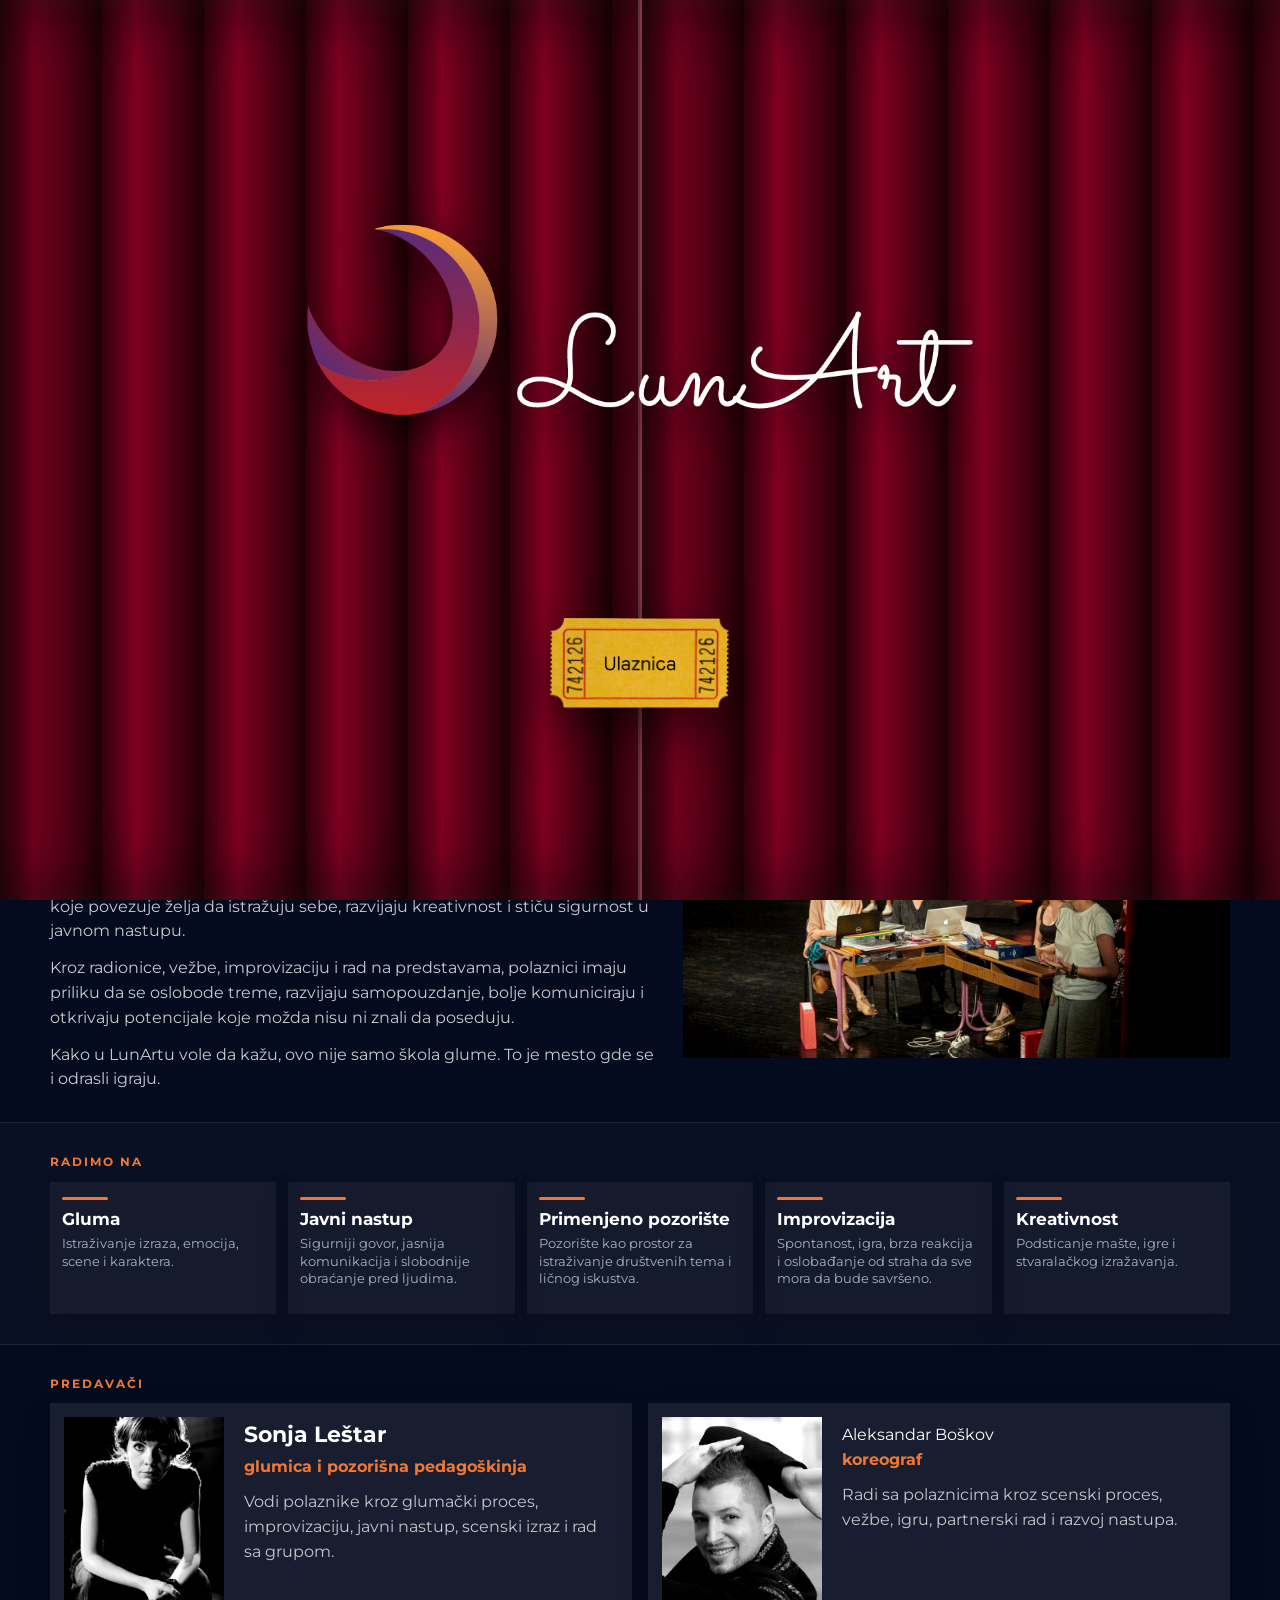
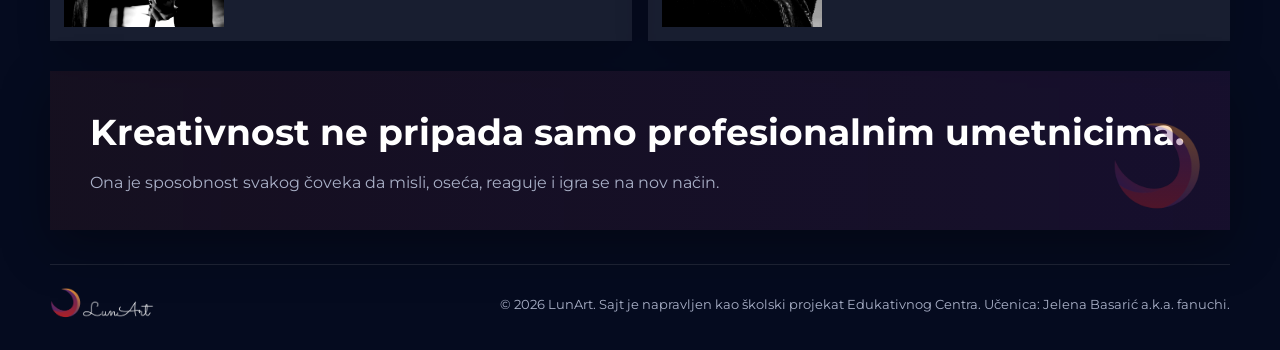
<file: index.html>
<!DOCTYPE html>
<html lang="sr">
<head>
  <meta charset="UTF-8">
  <meta name="viewport" content="width=device-width, initial-scale=1.0">
  <title>LunArt | Škola glume za odrasle</title>
  <meta name="description" content="LunArt je škola kreativnosti, javnog nastupa i glume za odrasle u Novom Sadu.">

  <script>
  (function () {
    var navEntries = performance.getEntriesByType
      ? performance.getEntriesByType("navigation")
      : [];

    var navEntry = navEntries.length > 0 ? navEntries[0] : null;
    var isReload = navEntry && navEntry.type === "reload";

    if (window.location.hash === "#pocetna" && !isReload) {
      document.documentElement.classList.add("skip-intro");
    }
  })();
</script>

  <link rel="stylesheet" href="style.css">
</head>

<body class="intro-active">

  <section id="curtainIntro" class="curtain-intro" aria-label="Uvodna zavesa">
    <div class="curtain curtain-left"></div>
    <div class="curtain curtain-right"></div>

    <div class="intro-content">
      <img class="intro-logo" src="images/logo/logo-full-light.png" alt="LunArt logo">

      <button id="enterButton" class="ticket-image-button" type="button" aria-label="Uđi na sajt">
        <img src="images/ui/ulaznica.png" alt="Ulaznica">
      </button>
    </div>
  </section>

  <header class="site-header">
    <a class="brand" href="index.html#pocetna" aria-label="LunArt početna">
      <img src="images/logo/logo-full-light.png" alt="LunArt logo">
    </a>

    <nav class="main-nav" aria-label="Glavna navigacija">
      <a href="galerija.html">Galerija</a>
      <a href="kontakt.html">Kontakt</a>
    </nav>
  </header>

  <main>
    <section id="pocetna" class="hero hero-home">
      <div class="moon-orbit orbit-one"></div>
      <div class="moon-orbit orbit-two"></div>

      <div class="hero-copy">
        <p class="eyebrow">Škola kreativnosti, javnog nastupa i glume za odrasle</p>
        <h1>Prostor gde se i odrasli igraju</h1>
        <p class="hero-lead">Kreativnost ne pripada samo profesionalnim umetnicima, ona je danas možda najcenjenija sposobnost svakog čoveka u bilo kojoj sferi. I zato, ne zaboravite da se igrate!</p>

        <div class="button-row">
          <a href="kontakt.html#prijava" class="btn primary">Prijavi se</a>
          <a href="galerija.html#predstave" class="btn ghost">Pogledaj predstave</a>
        </div>
      </div>

      <div class="hero-image stage-card">
        <img src="images/home/home-theatre-photo.jpg" alt="LunArt scena">
      </div>
    </section>

    <section id="o-nama" class="section about-section">
      <div class="section-grid two-columns">
        <div>
          <p class="eyebrow warm">O školi</p>

          <p class="about-lead">
            LunArt je nastao iz ideje da odrasli imaju prostor za igru, kreativnost, izražavanje i lični razvoj kroz pozorište.
          </p>

          <p>Školu je osnovala glumica i dramska pedagoškinja Sonja Leštar. LunArt postoji od 2017. godine i okuplja ljude različitih profesija i životnih iskustava koje povezuje želja da istražuju sebe, razvijaju kreativnost i stiču sigurnost u javnom nastupu.</p>

          <p>Kroz radionice, vežbe, improvizaciju i rad na predstavama, polaznici imaju priliku da se oslobode treme, razvijaju samopouzdanje, bolje komuniciraju i otkrivaju potencijale koje možda nisu ni znali da poseduju.</p>

          <p>Kako u LunArtu vole da kažu, ovo nije samo škola glume. To je mesto gde se i odrasli igraju.</p>
        </div>

        <div class="image-panel">
          <img src="images/home/about-scene.jpg" alt="Pozorišna atmosfera">
        </div>
      </div>
    </section>


    <section class="section program-strip">
  <p class="eyebrow">Radimo na</p>

  <div class="program-grid">
    <article class="program-card">
      <h3>Gluma</h3>
      <p>Istraživanje izraza, emocija, scene i karaktera.</p>
    </article>

    <article class="program-card">
      <h3>Javni nastup</h3>
      <p>Sigurniji govor, jasnija komunikacija i slobodnije obraćanje pred ljudima.</p>
    </article>

    <article class="program-card">
      <h3>Primenjeno pozorište</h3>
      <p>Pozorište kao prostor za istraživanje društvenih tema i ličnog iskustva.</p>
    </article>

    <article class="program-card">
      <h3>Improvizacija</h3>
      <p>Spontanost, igra, brza reakcija i oslobađanje od straha da sve mora da bude savršeno.</p>
    </article>

    <article class="program-card">
      <h3>Kreativnost</h3>
      <p>Podsticanje mašte, igre i stvaralačkog izražavanja.</p>
    </article>
  </div>
</section>

    <section class="section teachers-section">
      
        <p class="eyebrow warm">Predavači</p>
             

      <div class="teacher-grid">
        <article class="teacher-card">
          <img src="images/team/sonja-lestar.jpg" alt="Sonja Leštar">

          <div class="teacher-body">
            <h3>Sonja Leštar</h3>
            <p class="role">glumica i pozorišna pedagoškinja</p>
            <p>Vodi polaznike kroz glumački proces, improvizaciju, javni nastup, scenski izraz i rad sa grupom.</p>
          </div>
        </article>

        <article class="teacher-card">
          <img src="images/team/aleksandar-boskov-bw.jpg" alt="Aleksandar Boškov">

          <div class="teacher-body"
            <h3>Aleksandar Boškov</h3>
            <p class="role">koreograf</p>
            <p>Radi sa polaznicima kroz scenski proces, vežbe, igru, partnerski rad i razvoj nastupa.</p>
          </div>
        </article>
      </div>
    </section>

    <section class="quote-section">
      <img src="images/logo/logo-moon.png" alt="" class="quote-moon">
      <blockquote>Kreativnost ne pripada samo profesionalnim umetnicima.</blockquote>
      <p>Ona je sposobnost svakog čoveka da misli, oseća, reaguje i igra se na nov način.</p>
    </section>
  </main>

  <footer class="site-footer">
    <img src="images/logo/logo-full-light.png" alt="LunArt logo">
    <p>© 2026 LunArt. Sajt je napravljen kao školski projekat Edukativnog Centra. Učenica: Jelena Basarić a.k.a. fanuchi.</p>
  </footer>

  <script src="script.js"></script>
</body>
</html>
</file>
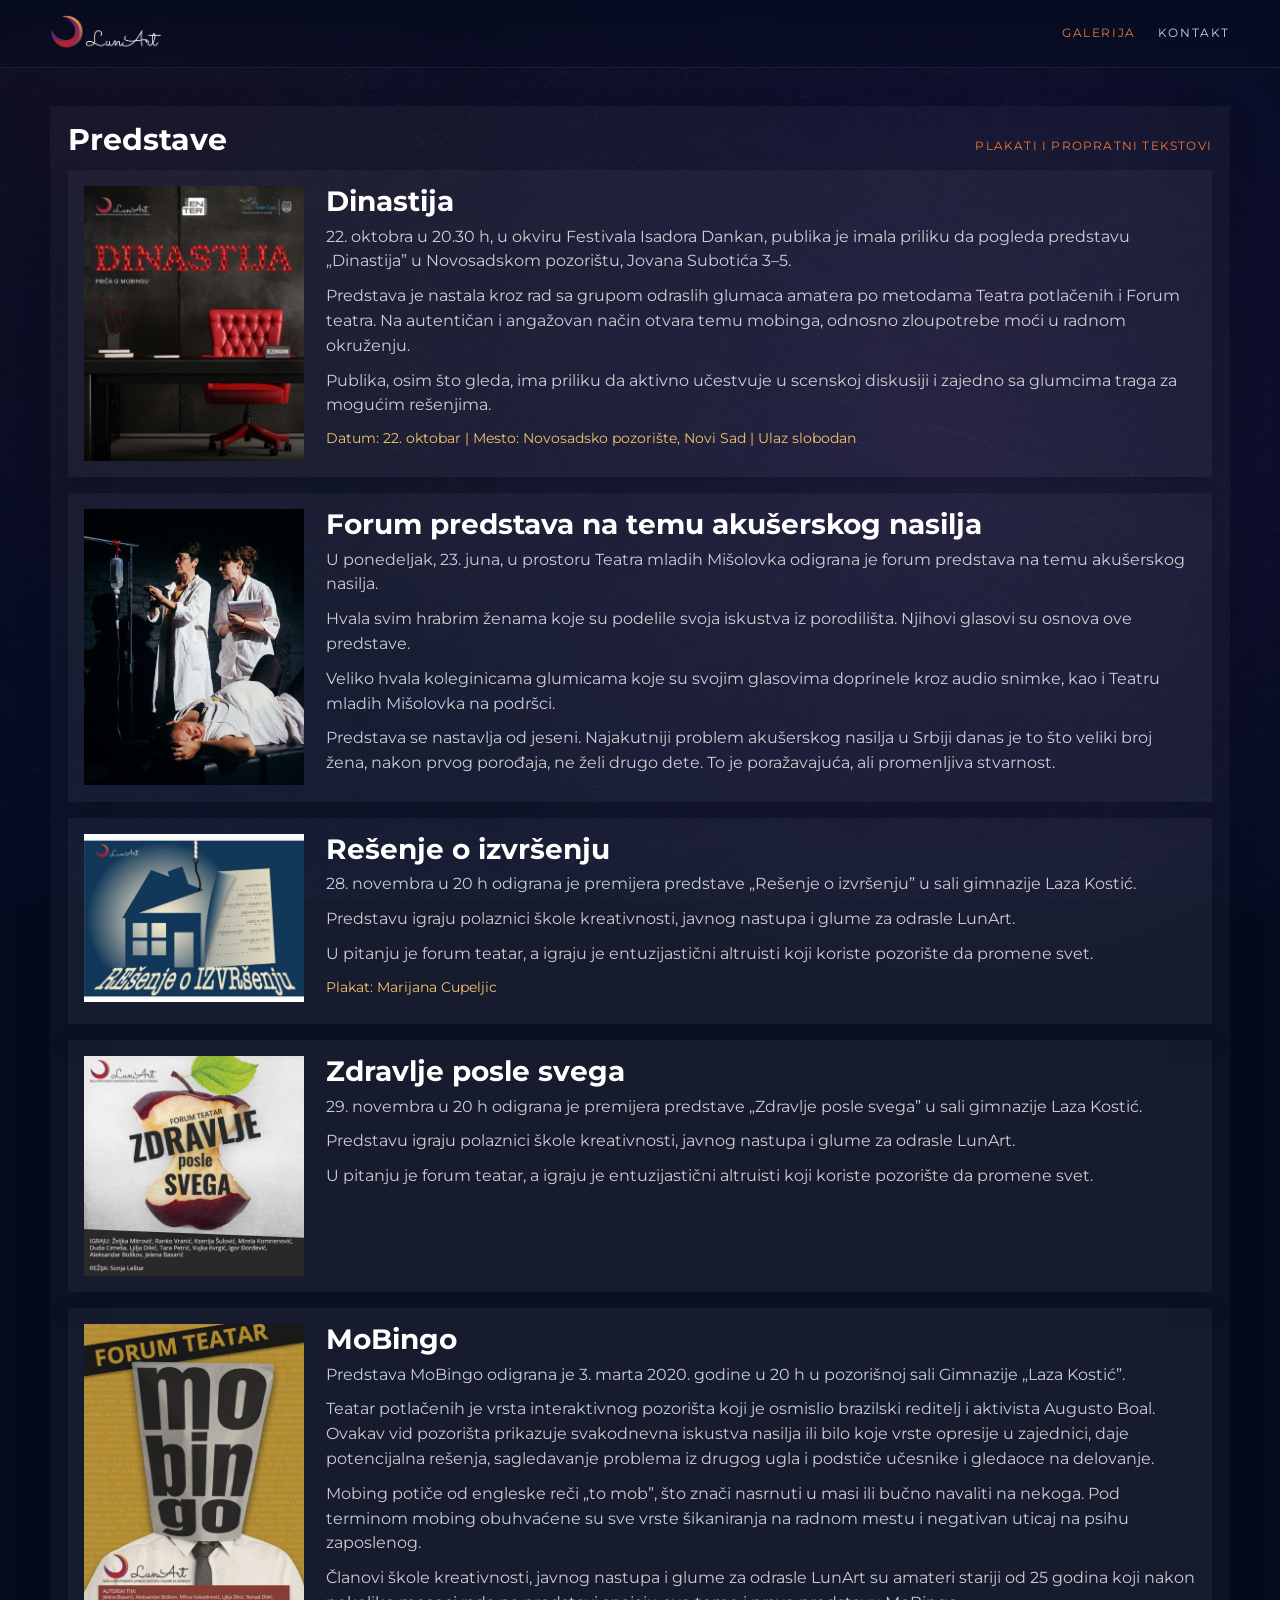
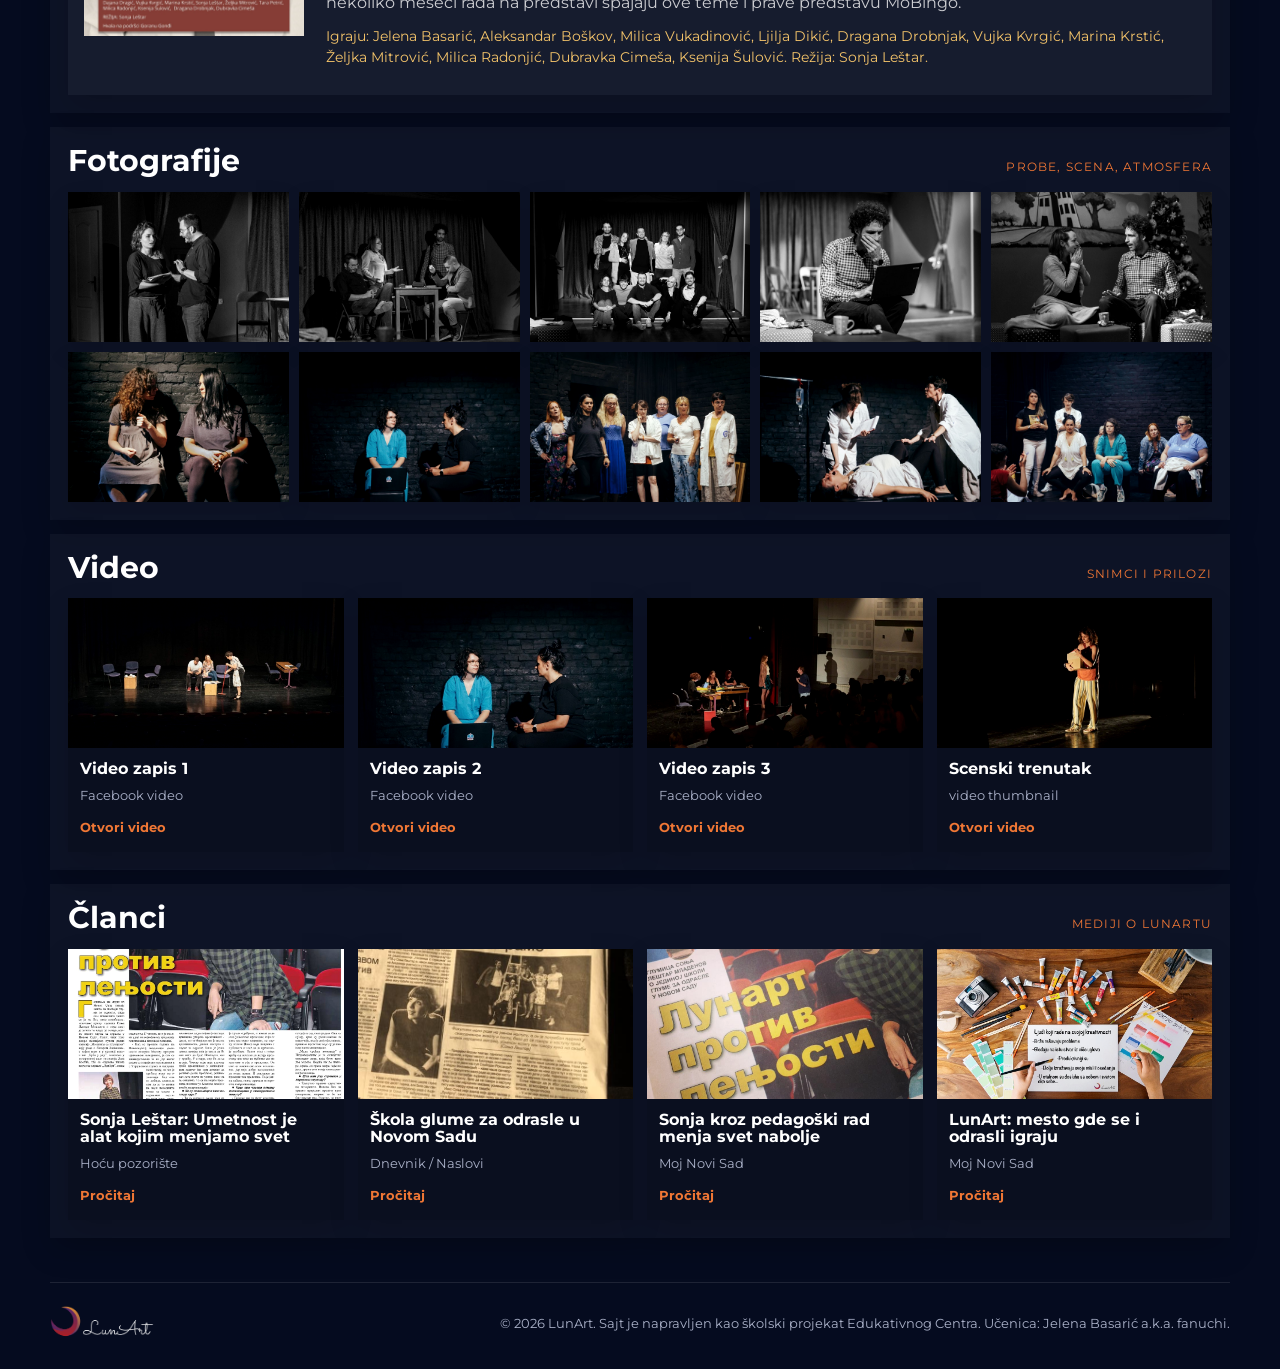
<file: galerija.html>
<!DOCTYPE html>
<html lang="sr">
<head>
  <meta charset="UTF-8">
  <meta name="viewport" content="width=device-width, initial-scale=1.0">
  <title>LunArt | Galerija</title>
  <meta name="description" content="Galerija LunArt škole glume za odrasle, predstave, fotografije, video snimci i članci.">
  <link rel="stylesheet" href="style.css">
</head>
<body>
  <header class="site-header">
    <a class="brand" href="index.html#pocetna" aria-label="LunArt pocetna">
      <img src="images/logo/logo-full-light.png" alt="LunArt logo">
    </a>
    <nav class="main-nav" aria-label="Glavna navigacija">
      <a href="galerija.html" class="active">Galerija</a>
      <a href="kontakt.html">Kontakt</a>
    </nav>
  </header>

  <main>
    <section class="section gallery-section" id="predstave">
      <div class="gallery-block">
        <div class="block-heading">
          <h2>Predstave</h2>
          <span>plakati i propratni tekstovi</span>
        </div>

        <div class="performance-list">

          <article class="performance-card">
            <div class="poster-frame">
              <img src="images/gallery/posters/poster-dinastija.jpg" alt="Poster za predstavu Dinastija">
            </div>
            <div class="performance-copy">
              <h3>Dinastija</h3>
              <p>22. oktobra u 20.30 h, u okviru Festivala Isadora Dankan, publika je imala priliku da pogleda predstavu „Dinastija” u Novosadskom pozorištu, Jovana Subotića 3–5.</p>
              <p>Predstava je nastala kroz rad sa grupom odraslih glumaca amatera po metodama Teatra potlačenih i Forum teatra. Na autentičan i angažovan način otvara temu mobinga, odnosno zloupotrebe moći u radnom okruženju.</p>
              <p>Publika, osim što gleda, ima priliku da aktivno učestvuje u scenskoj diskusiji i zajedno sa glumcima traga za mogućim rešenjima.</p>
              <p class="performance-meta">Datum: 22. oktobar | Mesto: Novosadsko pozorište, Novi Sad | Ulaz slobodan</p>
            </div>
          </article>

          <article class="performance-card">
            <div class="poster-frame">
  <img src="images/gallery/posters/poster-akusersko.jpg" alt="Slika za forum predstavu na temu akušerskog nasilja">
</div>
            <div class="performance-copy">
              <h3>Forum predstava na temu akušerskog nasilja</h3>
              <p>U ponedeljak, 23. juna, u prostoru Teatra mladih Mišolovka odigrana je forum predstava na temu akušerskog nasilja.</p>
              <p>Hvala svim hrabrim ženama koje su podelile svoja iskustva iz porodilišta. Njihovi glasovi su osnova ove predstave.</p>
              <p>Veliko hvala koleginicama glumicama koje su svojim glasovima doprinele kroz audio snimke, kao i Teatru mladih Mišolovka na podršci.</p>
              <p>Predstava se nastavlja od jeseni. Najakutniji problem akušerskog nasilja u Srbiji danas je to što veliki broj žena, nakon prvog porođaja, ne želi drugo dete. To je poražavajuća, ali promenljiva stvarnost.</p>
            </div>
          </article>

          <article class="performance-card">
            <div class="poster-frame">
              <img src="images/gallery/posters/poster-resenje-o-izvrsenju.jpg" alt="Poster za predstavu Rešenje o izvršenju">
            </div>
            <div class="performance-copy">
              <h3>Rešenje o izvršenju</h3>
              <p>28. novembra u 20 h odigrana je premijera predstave „Rešenje o izvršenju” u sali gimnazije Laza Kostić.</p>
              <p>Predstavu igraju polaznici škole kreativnosti, javnog nastupa i glume za odrasle LunArt.</p>
              <p>U pitanju je forum teatar, a igraju je entuzijastični altruisti koji koriste pozorište da promene svet.</p>
              <p class="performance-meta">Plakat: Marijana Cupeljic</p>
            </div>
          </article>

          <article class="performance-card">
            <div class="poster-frame">
              <img src="images/gallery/posters/poster-zdravlje-posle-svega.jpg" alt="Poster za predstavu Zdravlje posle svega">
            </div>
            <div class="performance-copy">
              <h3>Zdravlje posle svega</h3>
              <p>29. novembra u 20 h odigrana je premijera predstave „Zdravlje posle svega” u sali gimnazije Laza Kostić.</p>
              <p>Predstavu igraju polaznici škole kreativnosti, javnog nastupa i glume za odrasle LunArt.</p>
              <p>U pitanju je forum teatar, a igraju je entuzijastični altruisti koji koriste pozorište da promene svet.</p>
            </div>
          </article>

          <article class="performance-card">
            <div class="poster-frame">
              <img src="images/gallery/posters/poster-mobingo.jpg" alt="Poster za predstavu MoBingo">
            </div>
            <div class="performance-copy">
              <h3>MoBingo</h3>
              <p>Predstava MoBingo odigrana je 3. marta 2020. godine u 20 h u pozorišnoj sali Gimnazije „Laza Kostić”.</p>
              <p>Teatar potlačenih je vrsta interaktivnog pozorišta koji je osmislio brazilski reditelj i aktivista Augusto Boal. Ovakav vid pozorišta prikazuje svakodnevna iskustva nasilja ili bilo koje vrste opresije u zajednici, daje potencijalna rešenja, sagledavanje problema iz drugog ugla i podstiče učesnike i gledaoce na delovanje.</p>
              <p>Mobing potiče od engleske reči „to mob”, što znači nasrnuti u masi ili bučno navaliti na nekoga. Pod terminom mobing obuhvaćene su sve vrste šikaniranja na radnom mestu i negativan uticaj na psihu zaposlenog.</p>
              <p>Članovi škole kreativnosti, javnog nastupa i glume za odrasle LunArt su amateri stariji od 25 godina koji nakon nekoliko meseci rada na predstavi spajaju ove teme i prave predstavu MoBingo.</p>
              <p class="performance-meta">Igraju: Jelena Basarić, Aleksandar Boškov, Milica Vukadinović, Ljilja Dikić, Dragana Drobnjak, Vujka Kvrgić, Marina Krstić, Željka Mitrović, Milica Radonjić, Dubravka Cimeša, Ksenija Šulović. Režija: Sonja Leštar.</p>
            </div>
          </article>

        </div>
      </div>

      <div class="gallery-block">
        <div class="block-heading">
          <h2>Fotografije</h2>
          <span>probe, scena, atmosfera</span>
        </div>
        <div class="photo-grid" id="photoGrid"></div>
      </div>

      <div class="gallery-block">
        <div class="block-heading">
          <h2>Video</h2>
          <span>snimci i prilozi</span>
        </div>
        <div class="card-grid" id="videoGrid"></div>
      </div>

      <div class="gallery-block">
        <div class="block-heading">
          <h2>Članci</h2>
          <span>mediji o LunArtu</span>
        </div>
        <div class="card-grid" id="pressGrid"></div>
      </div>
    </section>
  </main>

  <footer class="site-footer">
    <img src="images/logo/logo-full-light.png" alt="LunArt logo">
    <p>© 2026 LunArt. Sajt je napravljen kao školski projekat Edukativnog Centra. Učenica: Jelena Basarić a.k.a. fanuchi.</p>
  </footer>

  <script src="script.js"></script>
</body>
</html>
</file>
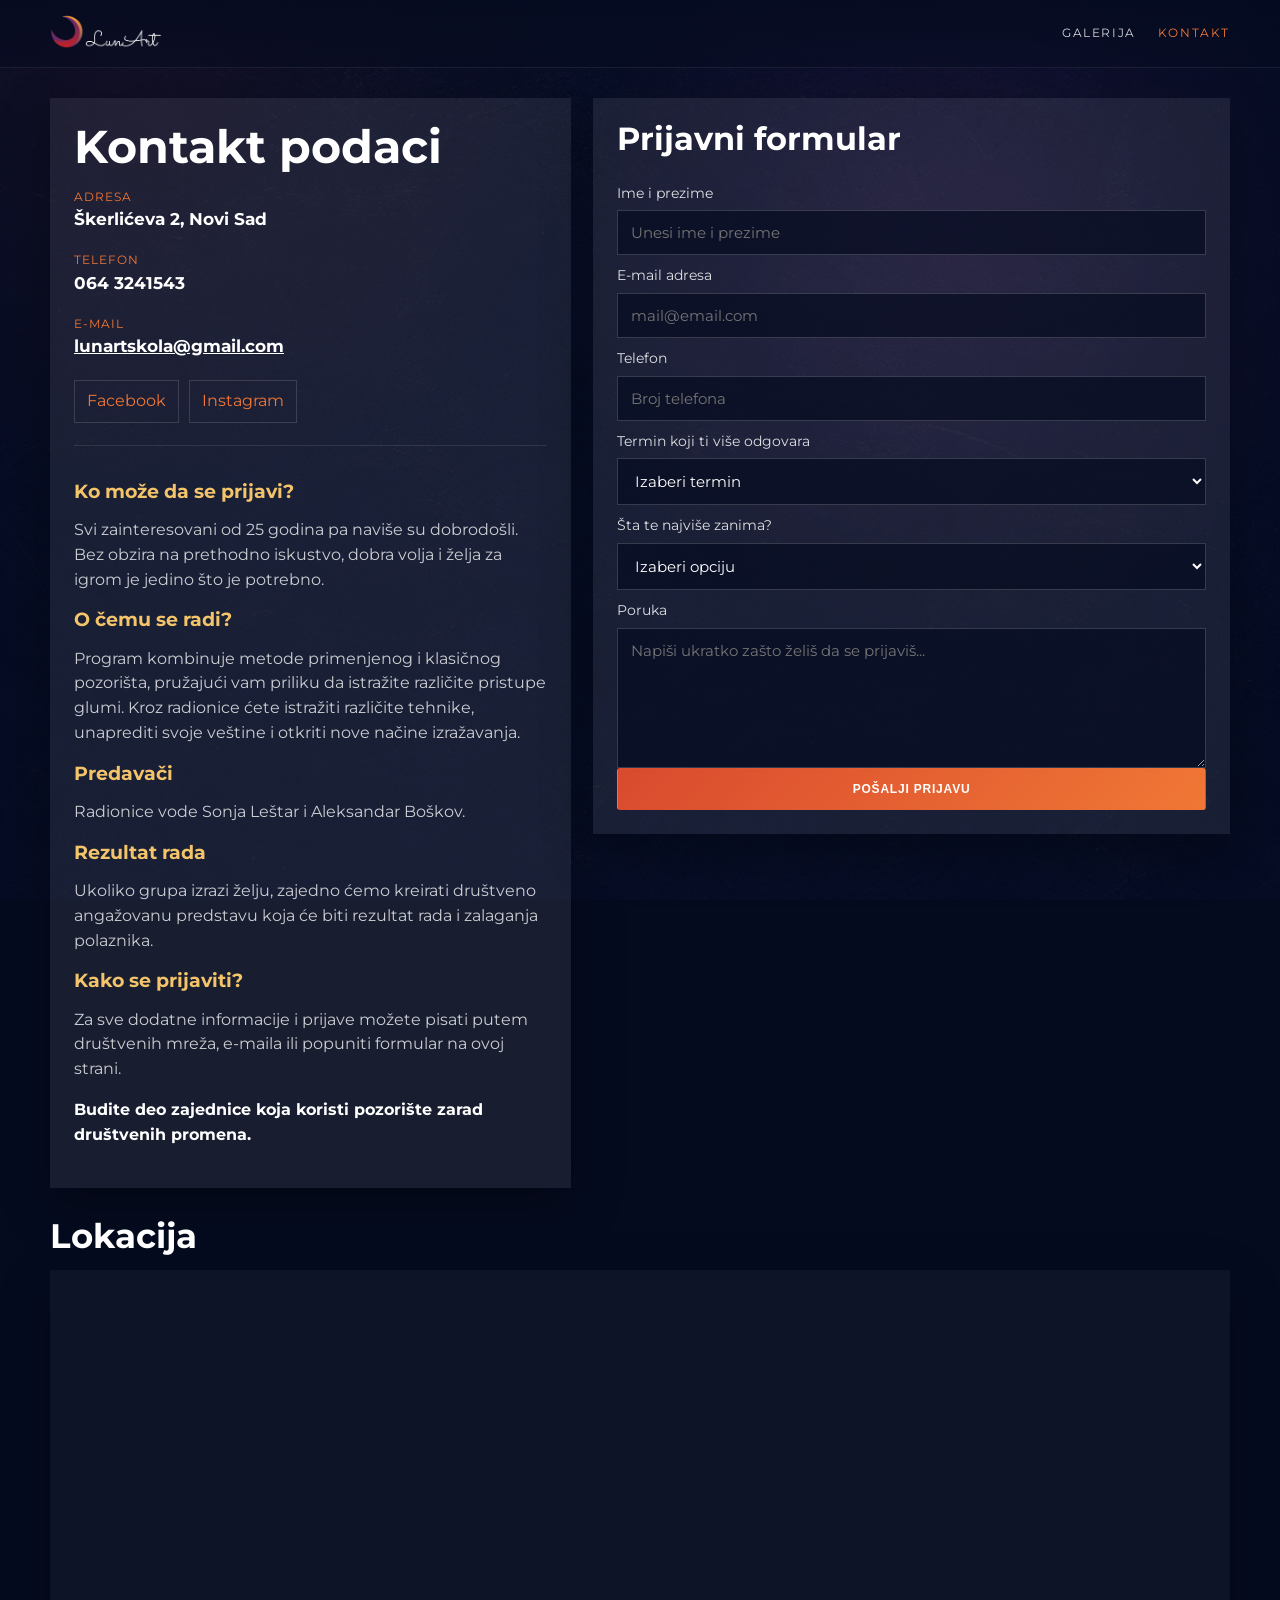
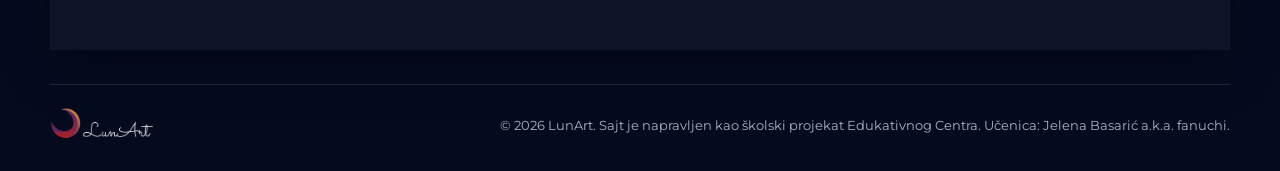
<file: kontakt.html>
<!DOCTYPE html>
<html lang="sr">
<head>
  <meta charset="UTF-8">
  <meta name="viewport" content="width=device-width, initial-scale=1.0">
  <title>LunArt | Kontakt</title>
  <meta name="description" content="Kontakt i prijava za LunArt školu kreativnosti, javnog nastupa i glume za odrasle u Novom Sadu.">
  <link rel="stylesheet" href="style.css">
</head>
<body>
  <header class="site-header">
    <a class="brand" href="index.html#pocetna" aria-label="LunArt pocetna">
      <img src="images/logo/logo-full-light.png" alt="LunArt logo">
    </a>
    <nav class="main-nav" aria-label="Glavna navigacija">
      <a href="galerija.html">Galerija</a>
      <a href="kontakt.html" class="active">Kontakt</a>
    </nav>
  </header>

  <main>
    <section class="section contact-layout" id="prijava">
      <aside class="contact-info panel">
        <h2>Kontakt podaci</h2>
        <ul class="contact-list">
          <li><span>Adresa</span><strong>Škerlićeva 2, Novi Sad</strong></li>
          <li><span>Telefon</span><strong>064 3241543</strong></li>
          <li><span>E-mail</span><strong><a href="mailto:lunartskola@gmail.com">lunartskola@gmail.com</a></strong></li>
        </ul>

        <div class="socials">
          <a href="https://www.facebook.com/LunArt2017/" target="_blank" rel="noreferrer">Facebook</a>
          <a href="https://www.instagram.com/lunart_gluma_za_odrasle_ns/" target="_blank" rel="noreferrer">Instagram</a>
        </div>

        <div class="admission-text">
          <h3>Ko može da se prijavi?</h3>
          <p>Svi zainteresovani od 25 godina pa naviše su dobrodošli. Bez obzira na prethodno iskustvo, dobra volja i želja za igrom je jedino što je potrebno.</p>

          <h3>O čemu se radi?</h3>
          <p>Program kombinuje metode primenjenog i klasičnog pozorišta, pružajući vam priliku da istražite različite pristupe glumi. Kroz radionice ćete istražiti različite tehnike, unaprediti svoje veštine i otkriti nove načine izražavanja.</p>

          <h3>Predavači</h3>
          <p>Radionice vode Sonja Leštar i Aleksandar Boškov.</p>

          <h3>Rezultat rada</h3>
          <p>Ukoliko grupa izrazi želju, zajedno ćemo kreirati društveno angažovanu predstavu koja će biti rezultat rada i zalaganja polaznika.</p>

          <h3>Kako se prijaviti?</h3>
          <p>Za sve dodatne informacije i prijave možete pisati putem društvenih mreža, e-maila ili popuniti formular na ovoj strani.</p>

          <p class="admission-closing">Budite deo zajednice koja koristi pozorište zarad društvenih promena.</p>
        </div>
      </aside>

      <form class="contact-form panel" id="contactForm" novalidate>
        <h2>Prijavni formular</h2>

        <label for="fullName">Ime i prezime</label>
        <input type="text" id="fullName" name="fullName" placeholder="Unesi ime i prezime">

        <label for="email">E-mail adresa</label>
        <input type="text" id="email" name="email" placeholder="mail@email.com">

        <label for="phone">Telefon</label>
        <input type="text" id="phone" name="phone" placeholder="Broj telefona">

        <label for="term">Termin koji ti više odgovara</label>
        <select id="term" name="term">
          <option value="">Izaberi termin</option>
          <option>Nedeljom: 19:00 - 21:30 h</option>
          <option>Ponedeljkom: 19:30 - 22:00 h</option>
        </select>

        <label for="interest">Šta te najviše zanima?</label>
        <select id="interest" name="interest">
          <option value="">Izaberi opciju</option>
          <option>Škola glume</option>
          <option>Radionice</option>
          <option>Časovi javnog nastupa</option>
          <option>Sve</option>
          
        </select>

        <label for="message">Poruka</label>
        <textarea id="message" name="message" rows="6" placeholder="Napiši ukratko zašto želiš da se prijaviš..."></textarea>

        <button type="submit" class="btn primary">Pošalji prijavu</button>
        <div id="formOutput" class="form-output" aria-live="polite"></div>
      </form>
    </section>

    <section class="map-section">
      <h2>Lokacija</h2>
      <div class="map-frame">
        <iframe title="Mapa lokacije Škerlićeva 2 Novi Sad" src="https://maps.google.com/maps?q=%C5%A0kerli%C4%87eva%202%2C%20Novi%20Sad&t=&z=16&ie=UTF8&iwloc=&output=embed" loading="lazy"></iframe>
      </div>
    </section>
  </main>

  <footer class="site-footer">
    <img src="images/logo/logo-full-light.png" alt="LunArt logo">
    <p>© 2026 LunArt. Sajt je napravljen kao školski projekat Edukativnog Centra. Učenica: Jelena Basarić a.k.a. fanuchi.</p>
  </footer>

  <script src="script.js"></script>
</body>
</html>
</file>
<file: style.css>
@import url("https://fonts.googleapis.com/css2?family=Montserrat:wght@400;500;600;700;800&display=swap");

:root {
  --navy-950: #050b1f;
  --navy-900: #07122f;
  --navy-800: #0d1b46;
  --plum: #432054;
  --orange: #f07735;
  --red-orange: #d94a2e;
  --gold: #f4c46a;
  --cream: #f5efe2;
  --muted: #aab1c8;
  --line: rgba(255, 255, 255, 0.14);
  --card: rgba(255, 255, 255, 0.045);
  --card-strong: rgba(255, 255, 255, 0.08);
  --shadow: 0 18px 48px rgba(0, 0, 0, 0.32);
}

* {
  box-sizing: border-box;
}

html {
  scroll-behavior: smooth;
}

body {
  margin: 0;
  font-family: "Montserrat", Arial, Helvetica, sans-serif;
  background:
    radial-gradient(circle at 74% 14%, rgba(101, 48, 122, 0.22), transparent 22%),
    radial-gradient(circle at 12% 2%, rgba(218, 74, 46, 0.07), transparent 22%),
    var(--navy-950);
  color: #ffffff;
  line-height: 1.55;
}

body::before {
  content: "";
  position: fixed;
  inset: 0;
  background-image: url("images/brand/dark-blue-texture.png");
  background-size: cover;
  opacity: 0.22;
  pointer-events: none;
  z-index: -1;
}

body.intro-active {
  overflow: hidden;
}

html.skip-intro .curtain-intro {
  display: none !important;
}

html.skip-intro body.intro-active {
  overflow: auto;
}

img {
  max-width: 100%;
  display: block;
}

a {
  color: inherit;
}

.site-header {
  width: 100%;
  margin: 0;
  padding: 10px max(20px, calc((100vw - 1180px) / 2));
  border: 0;
  border-bottom: 1px solid rgba(255, 255, 255, 0.08);
  background: linear-gradient(180deg, rgba(5, 11, 31, 0.82), rgba(5, 11, 31, 0.34));
  backdrop-filter: blur(8px);
  display: flex;
  justify-content: space-between;
  align-items: center;
  position: sticky;
  top: 0;
  z-index: 20;
}

.brand img {
  width: 112px;
  height: auto;
}

.main-nav {
  display: flex;
  align-items: center;
  gap: 22px;
}

.main-nav a {
  text-decoration: none;
  text-transform: uppercase;
  letter-spacing: 1.6px;
  font-size: 12px;
  color: rgba(255, 255, 255, 0.82);
  position: relative;
}

.main-nav a.active,
.main-nav a:hover {
  color: var(--orange);
}

.hero,
.page-hero {
  width: min(1180px, calc(100% - 40px));
  margin: 16px auto 0;
  border: 1px solid var(--line);
  background:
    radial-gradient(circle at 76% 34%, rgba(95, 38, 98, 0.5), transparent 24%),
    linear-gradient(145deg, rgba(8, 18, 52, 0.98), rgba(7, 12, 34, 0.98));
  position: relative;
  overflow: hidden;
  box-shadow: var(--shadow);
}

.hero-home {
  border: 0;
  min-height: 560px;
  display: grid;
  grid-template-columns: 0.82fr 1.18fr;
  gap: 0;
  align-items: stretch;
  padding: 0 0 0 52px;
}

.hero-copy {
  position: relative;
  z-index: 4;
}

.hero-home .hero-copy {
  max-width: 560px;
  padding: 58px 0;
}

.eyebrow {
  margin: 0 0 10px;
  color: var(--orange);
  text-transform: uppercase;
  letter-spacing: 2px;
  font-size: 12px;
  font-weight: 700;
}

.eyebrow.warm {
  color: var(--orange);
}

h1,
h2,
h3 {
  line-height: 1.08;
}

h1,
h2 {
  font-family: "Montserrat", Arial, Helvetica, sans-serif;
  font-weight: 700;
}

h1 {
  margin: 0 0 14px;
  font-size: clamp(40px, 5.6vw, 76px);
  max-width: 720px;
}

h2 {
  margin: 0 0 16px;
  font-size: clamp(28px, 3.6vw, 52px);
}

h3 {
  margin: 0 0 8px;
}

.hero-lead {
  max-width: 560px;
  color: rgba(255, 255, 255, 0.84);
  font-size: 17px;
  margin: 0;
}

.button-row {
  display: flex;
  gap: 12px;
  flex-wrap: wrap;
  margin-top: 22px;
}

.btn {
  display: inline-flex;
  align-items: center;
  justify-content: center;
  text-decoration: none;
  border: 1px solid var(--line);
  min-height: 42px;
  padding: 0 16px;
  border-radius: 3px;
  font-size: 12px;
  font-weight: 700;
  letter-spacing: 0.8px;
  text-transform: uppercase;
  cursor: pointer;
  transition: transform 0.2s ease, filter 0.2s ease;
}

.btn.primary {
  border-color: transparent;
  background: linear-gradient(135deg, var(--red-orange), var(--orange));
  color: white;
}

.btn.ghost {
  background: rgba(255, 255, 255, 0.04);
  color: white;
}

.btn:hover {
  transform: translateY(-1px);
  filter: brightness(1.05);
}

.stage-card {
  position: relative;
  z-index: 3;
  overflow: hidden;
  border: 0;
  box-shadow: none;
  background: transparent;
}

.hero-home .stage-card {
  height: 100%;
  min-height: 560px;
  border: 0;
  border-radius: 0;
  box-shadow: none;
  background: transparent;
}

.stage-card img,
.hero-home .stage-card img {
  width: 100%;
  height: 100%;
  min-height: 560px;
  object-fit: cover;
  object-position: center;
  opacity: 0.9;
  filter: contrast(1.05) saturate(0.82) brightness(0.78);
  mask-image: linear-gradient(to right, transparent 0%, black 22%, black 100%);
  -webkit-mask-image: linear-gradient(to right, transparent 0%, black 22%, black 100%);
}

.stage-card::after,
.hero-home .stage-card::after {
  content: "";
  position: absolute;
  inset: 0;
  background:
    linear-gradient(90deg, rgba(5, 11, 31, 0.78) 0%, rgba(5, 11, 31, 0.24) 35%, transparent 68%),
    linear-gradient(180deg, rgba(5, 11, 31, 0.08), rgba(5, 11, 31, 0.38));
  pointer-events: none;
}

.moon-orbit {
  position: absolute;
  border-radius: 50%;
  border: 34px solid rgba(139, 57, 113, 0.20);
  pointer-events: none;
}

.orbit-one {
  width: 360px;
  height: 360px;
  right: 70px;
  top: 92px;
}

.orbit-two {
  width: 260px;
  height: 260px;
  right: 120px;
  top: 142px;
  border-color: rgba(240, 119, 53, 0.16);
}

.orbit-page {
  width: 350px;
  height: 350px;
  right: 7%;
  top: -120px;
  border-color: rgba(139, 57, 113, 0.24);
}

.section {
  width: min(1180px, calc(100% - 40px));
  margin: 0 auto;
  padding: 30px 0;
}

.section-grid.two-columns,
.two-columns {
  display: grid;
  grid-template-columns: minmax(0, 1fr) minmax(300px, 0.9fr);
  gap: 26px;
  align-items: center;
}

.about-section .section-grid {
  display: grid;
  grid-template-columns: minmax(0, 1fr) minmax(300px, 0.9fr);
  gap: 26px;
  align-items: center;
}

.about-section p {
  color: rgba(255, 255, 255, 0.78);
  max-width: 740px;
  margin: 0 0 12px;
}

.about-section p:last-child {
  margin-bottom: 0;
}

.about-lead {
  font-size: clamp(21px, 2.2vw, 32px);
  line-height: 1.25;
  color: white !important;
  max-width: 760px;
  margin: 0 0 16px !important;
  font-weight: 600;
}

.image-panel {
  border: 0;
  background: transparent;
  padding: 0;
  box-shadow: none;
}

.image-panel img {
  width: 100%;
  height: 330px;
  object-fit: cover;
  filter: saturate(0.85) contrast(1.05);
}

.program-strip {
  border-top: 1px solid rgba(255, 255, 255, 0.08);
  border-bottom: 1px solid rgba(255, 255, 255, 0.08);
  background: rgba(255, 255, 255, 0.025);
  width: 100%;
  max-width: none;
  padding: 30px max(20px, calc((100vw - 1180px) / 2));
}

.program-grid {
  display: grid;
  grid-template-columns: repeat(5, 1fr);
  gap: 12px;
}

.program-card {
  border: 0;
  padding: 15px 12px;
  background: var(--card);
  min-height: 132px;
  box-shadow: 0 12px 28px rgba(0, 0, 0, 0.18);
}

.program-card::before {
  content: "";
  display: block;
  width: 46px;
  height: 3px;
  background: var(--orange);
  border-radius: 999px;
  margin-bottom: 10px;
}

.program-card h3 {
  font-size: 17px;
  margin-bottom: 7px;
}

.program-card p {
  color: var(--muted);
  margin: 0;
  font-size: 12.5px;
  line-height: 1.4;
}

.section-heading {
  margin-bottom: 12px;
}

.section-heading:empty {
  display: none;
}

.teacher-grid {
  display: grid;
  grid-template-columns: repeat(2, 1fr);
  gap: 16px;
}

.single-teacher {
  grid-template-columns: minmax(280px, 760px);
}

.teacher-card {
  display: grid;
  grid-template-columns: 160px 1fr;
  gap: 16px;
  border: 0;
  background: var(--card-strong);
  padding: 14px;
  align-items: stretch;
  box-shadow: 0 14px 32px rgba(0, 0, 0, 0.18);
}

.teacher-card img {
  width: 100%;
  height: 210px;
  object-fit: cover;
  filter: grayscale(100%) contrast(1.08);
}

.teacher-card .teacher-body {
  padding: 6px 4px;
}

.teacher-card h3 {
  font-size: 22px;
}

.teacher-card .role {
  color: var(--orange);
  font-weight: 700;
  margin: 0 0 10px;
}

.teacher-card p {
  color: rgba(255, 255, 255, 0.75);
  margin: 0;
}

.quote-section {
  width: min(1180px, calc(100% - 40px));
  margin: 0 auto 34px;
  position: relative;
  border: 0;
  padding: 34px 40px;
  overflow: hidden;
  background: linear-gradient(90deg, rgba(220, 74, 46, 0.08), rgba(91, 36, 102, 0.20));
  box-shadow: var(--shadow);
}

.quote-section blockquote {
  margin: 0;
  font-family: "Montserrat", Arial, Helvetica, sans-serif;
  font-weight: 700;
  font-size: clamp(26px, 2.8vw, 40px);
}

.quote-section p {
  color: var(--muted);
  margin: 10px 0 0;
}

.quote-moon {
  position: absolute;
  right: 24px;
  bottom: 16px;
  width: 96px;
  opacity: 0.34;
}

.page-hero {
  min-height: 240px;
  padding: 52px 48px;
}

.page-hero p:not(.eyebrow) {
  color: rgba(255, 255, 255, 0.78);
  max-width: 620px;
}

.gallery-section {
  padding-top: 38px;
}

.gallery-block {
  border: 0;
  background: rgba(255, 255, 255, 0.035);
  padding: 18px;
  margin-bottom: 14px;
  box-shadow: 0 12px 28px rgba(0, 0, 0, 0.18);
}

.block-heading {
  display: flex;
  justify-content: space-between;
  align-items: baseline;
  gap: 16px;
  margin-bottom: 14px;
}

.block-heading h2 {
  font-size: 30px;
  margin: 0;
}

.block-heading span {
  color: var(--orange);
  text-transform: uppercase;
  letter-spacing: 1.2px;
  font-size: 12px;
}

.performance-list {
  display: grid;
  gap: 16px;
}

.performance-card {
  display: grid;
  grid-template-columns: 220px 1fr;
  gap: 22px;
  align-items: start;
  border: 0;
  background: rgba(255, 255, 255, 0.035);
  padding: 16px;
  box-shadow: 0 12px 28px rgba(0, 0, 0, 0.16);
}

.poster-frame {
  background: transparent;
  border: 0;
  min-height: 0;
  display: block;
  overflow: visible;
}

.poster-frame img {
  width: 220px;
  height: auto;
  min-height: 0;
  object-fit: contain;
  background: transparent;
}

.no-poster {
  background:
    radial-gradient(circle at 50% 38%, rgba(240, 119, 53, 0.16), transparent 35%),
    rgba(255, 255, 255, 0.04);
  color: var(--muted);
  text-align: center;
  padding: 20px;
  font-weight: 700;
  text-transform: uppercase;
  letter-spacing: 1.2px;
}

.performance-copy h3 {
  font-size: 28px;
  color: white;
}

.performance-copy p {
  color: rgba(255, 255, 255, 0.78);
  margin: 0 0 10px;
}

.performance-meta {
  color: var(--gold) !important;
  font-size: 14px;
}

.card-grid {
  display: grid;
  grid-template-columns: repeat(4, 1fr);
  gap: 14px;
}

.media-card {
  border: 0;
  background: rgba(0, 0, 0, 0.18);
  overflow: hidden;
  min-height: 100%;
  box-shadow: 0 12px 28px rgba(0, 0, 0, 0.16);
}

.media-card img {
  width: 100%;
  height: 150px;
  object-fit: cover;
  filter: saturate(0.9) contrast(1.05);
}

.media-card .media-body {
  padding: 12px;
}

.media-card h3 {
  font-size: 16px;
}

.media-card p {
  color: var(--muted);
  margin: 0 0 10px;
  font-size: 13px;
}

.media-card a {
  color: var(--orange);
  text-decoration: none;
  font-size: 13px;
  font-weight: 700;
}

.photo-grid {
  display: grid;
  grid-template-columns: repeat(5, 1fr);
  gap: 10px;
}

.photo-tile {
  border: 0;
  background: rgba(0, 0, 0, 0.2);
  height: 150px;
  overflow: hidden;
  cursor: pointer;
  box-shadow: 0 10px 22px rgba(0, 0, 0, 0.14);
}

.photo-tile img {
  width: 100%;
  height: 100%;
  object-fit: cover;
  filter: saturate(0.85) contrast(1.08);
  transition: transform 0.2s ease;
}

.photo-tile:hover img {
  transform: scale(1.04);
}

.play-badge {
  width: 44px;
  height: 44px;
  border-radius: 50%;
  display: grid;
  place-items: center;
  background: rgba(217, 74, 46, 0.94);
  color: white;
  position: absolute;
  left: 12px;
  top: 12px;
  font-weight: bold;
}

.video-card {
  position: relative;
}

.contact-layout {
  display: grid;
  grid-template-columns: 0.9fr 1.1fr;
  gap: 22px;
  align-items: start;
}

.panel {
  border: 0;
  background: var(--card-strong);
  padding: 24px;
  box-shadow: var(--shadow);
}

.contact-list {
  list-style: none;
  padding: 0;
  margin: 0;
}

.contact-list li {
  margin-bottom: 18px;
  color: rgba(255, 255, 255, 0.76);
}

.contact-list span {
  display: block;
  color: var(--orange);
  text-transform: uppercase;
  letter-spacing: 1px;
  font-size: 12px;
}

.contact-list strong {
  color: white;
  font-size: 17px;
}

.socials {
  display: flex;
  gap: 10px;
  flex-wrap: wrap;
  margin: 20px 0;
}

.socials a {
  border: 1px solid var(--line);
  padding: 8px 12px;
  text-decoration: none;
  color: var(--orange);
}

.admission-text {
  margin-top: 22px;
  padding-top: 18px;
  border-top: 1px solid rgba(255, 255, 255, 0.10);
}

.admission-text h3 {
  color: var(--gold);
  margin-top: 18px;
}

.admission-text p {
  color: rgba(255, 255, 255, 0.78);
}

.admission-closing {
  font-weight: 700;
  color: white !important;
}

.contact-form {
  display: flex;
  flex-direction: column;
}

.contact-form h2 {
  font-size: 32px;
}

label {
  margin: 10px 0 6px;
  color: rgba(255, 255, 255, 0.86);
  font-size: 14px;
}

input,
select,
textarea {
  width: 100%;
  border: 1px solid rgba(255, 255, 255, 0.18);
  background: rgba(5, 11, 31, 0.68);
  color: white;
  padding: 12px 13px;
  outline: none;
  font-family: "Montserrat", Arial, Helvetica, sans-serif;
  font-size: 15px;
}

input:focus,
select:focus,
textarea:focus {
  border-color: var(--orange);
}

.form-output {
  margin-top: 16px;
  padding: 13px;
  display: none;
}

.form-output.error {
  display: block;
  background: rgba(217, 74, 46, 0.12);
  border: 1px solid rgba(217, 74, 46, 0.45);
}

.form-output.success {
  display: block;
  background: rgba(70, 170, 115, 0.12);
  border: 1px solid rgba(70, 170, 115, 0.45);
}

.map-section {
  width: min(1180px, calc(100% - 40px));
  margin: 0 auto 34px;
}

.map-section h2 {
  font-size: 34px;
}

.map-frame {
  border: 0;
  height: 380px;
  overflow: hidden;
  background: rgba(255, 255, 255, 0.04);
  box-shadow: var(--shadow);
}

.map-frame iframe {
  width: 100%;
  height: 100%;
  border: 0;
  filter: grayscale(100%) invert(92%) hue-rotate(180deg) brightness(80%) contrast(96%);
}

.site-footer {
  width: min(1180px, calc(100% - 40px));
  margin: 0 auto 24px;
  border: 0;
  border-top: 1px solid rgba(255, 255, 255, 0.10);
  background: transparent;
  padding: 18px 0 0;
  display: flex;
  justify-content: space-between;
  align-items: center;
  gap: 20px;
  color: var(--muted);
  font-size: 13px;
}

.site-footer img {
  width: 104px;
  opacity: 0.9;
}

.site-footer p {
  margin: 0;
}

/* Intro zavesa */

.curtain-intro {
  position: fixed;
  inset: 0;
  z-index: 9999;
  overflow: hidden;
  background: #150006;
  transition: opacity 0.7s ease, visibility 0.7s ease;
}

.curtain-intro.finished {
  opacity: 0;
  visibility: hidden;
  pointer-events: none;
}

.curtain {
  position: absolute;
  top: 0;
  width: 50%;
  height: 100%;
  background:
    repeating-linear-gradient(
      90deg,
      #3a000d 0px,
      #900026 34px,
      #5b0016 68px,
      #210006 102px
    );
  box-shadow:
    inset 0 0 80px rgba(0, 0, 0, 0.68),
    inset 0 0 28px rgba(255, 220, 170, 0.08);
  z-index: 2;
  transition: transform 1.45s ease-in-out;
}

.curtain-left {
  left: 0;
  border-right: 2px solid rgba(245, 239, 226, 0.24);
}

.curtain-right {
  right: 0;
  border-left: 2px solid rgba(245, 239, 226, 0.24);
}

.curtain-intro.open .curtain-left {
  transform: translateX(-100%);
}

.curtain-intro.open .curtain-right {
  transform: translateX(100%);
}

.intro-content {
  position: relative;
  z-index: 3;
  min-height: 100vh;
  min-height: 100dvh;
  padding: clamp(18px, 4vw, 36px);
  background: rgba(0, 0, 0, 0.12);
  color: #fff6e8;
  display: flex;
  flex-direction: column;
  justify-content: center;
  align-items: center;
  gap: clamp(110px, 11vw, 160px);
  text-align: center;
  transition: opacity 0.45s ease;
}

.curtain-intro.open .intro-content {
  opacity: 0;
}

.intro-small-title {
  margin: 0;
  color: #ffe7b8;
  font-family: "Montserrat", Arial, Helvetica, sans-serif;
  font-style: italic;
  font-size: clamp(24px, 4vw, 56px);
  font-weight: 500;
  letter-spacing: 1px;
  text-shadow:
    0 0 14px rgba(244, 196, 106, 0.34),
    0 8px 24px rgba(0, 0, 0, 0.78);
}

.intro-logo {
  width: min(680px, 86vw);
  height: auto;
  max-width: 100%;
  object-fit: contain;
  filter: drop-shadow(0 14px 22px rgba(0, 0, 0, 0.75));
}

.ticket-image-button {
  border: 0;
  background: transparent;
  padding: 0;
  cursor: pointer;
  width: min(180px, 42vw);
  max-height: 20vh;
  transition: transform 0.22s ease, filter 0.22s ease;
}

.ticket-image-button img {
  width: 100%;
  height: auto;
  max-height: 20vh;
  object-fit: contain;
  filter: drop-shadow(0 18px 26px rgba(0, 0, 0, 0.55));
}

.ticket-image-button:hover {
  transform: translateY(-3px) scale(1.02);
  filter: brightness(1.05);
}

.ticket-image-button:active {
  transform: translateY(0) scale(1);
}

@media (max-height: 740px) {
  .intro-content {
    gap: 72px;
  }

  .intro-logo {
    width: min(560px, 82vw);
  }

  .ticket-image-button {
    width: min(150px, 38vw);
    max-height: 18vh;
  }

  .ticket-image-button img {
    max-height: 18vh;
  }
}

@media (max-width: 980px) {
  .hero-home,
  .contact-layout {
    grid-template-columns: 1fr;
  }

  .hero-home {
    padding: 44px 32px 0;
    min-height: auto;
  }

  .hero-home .hero-copy {
    padding: 0 0 34px;
  }

  .hero-home .stage-card,
  .hero-home .stage-card img,
  .stage-card img {
    min-height: 340px;
    height: 340px;
  }

  .hero-home .stage-card img,
  .stage-card img {
    mask-image: linear-gradient(to bottom, transparent 0%, black 18%, black 100%);
    -webkit-mask-image: linear-gradient(to bottom, transparent 0%, black 18%, black 100%);
  }

  .program-grid {
    grid-template-columns: repeat(2, 1fr);
  }

  .teacher-grid {
    grid-template-columns: 1fr;
  }

  .card-grid {
    grid-template-columns: repeat(2, 1fr);
  }

  .photo-grid {
    grid-template-columns: repeat(3, 1fr);
  }

  .performance-card {
  display: grid;
  grid-template-columns: 220px 1fr;
  gap: 22px;
  align-items: start;
  border: 0;
  background: rgba(255, 255, 255, 0.035);
  padding: 16px;
  box-shadow: 0 12px 28px rgba(0, 0, 0, 0.16);
}

  .poster-frame,
  .poster-frame img {
  width: 220px;
  height: auto;
  min-height: 0;
  object-fit: contain;
  background: transparent;
}
}

@media (max-width: 720px) {
  .site-header {
    width: 100%;
    padding: 10px 12px;
    flex-direction: row;
    gap: 12px;
    position: sticky;
  }

  .brand img {
    width: 96px;
  }

  .main-nav {
    justify-content: flex-end;
    flex-wrap: wrap;
    gap: 12px;
  }

  .hero,
  .page-hero,
  .section,
  .quote-section,
  .map-section,
  .site-footer {
    width: calc(100% - 24px);
  }

  .section {
    padding: 32px 0;
  }

  .section-grid.two-columns,
  .two-columns,
  .about-section .section-grid,
  .contact-layout {
    grid-template-columns: 1fr;
    gap: 20px;
  }

  .hero-home {
    padding: 38px 22px 0;
    min-height: auto;
  }

  .page-hero {
    padding: 40px 22px;
  }

  h1 {
    font-size: 40px;
  }

  h2 {
    font-size: 32px;
  }

  .program-grid,
  .card-grid,
  .photo-grid {
    grid-template-columns: 1fr;
  }

  .program-strip {
    padding: 30px 12px;
  }

  .photo-tile {
    height: 230px;
  }

  .teacher-card {
    grid-template-columns: 1fr;
  }

  .teacher-card img {
    height: 270px;
    object-fit: cover;
  object-position: top center;
  }

  .block-heading {
    flex-direction: column;
  }

  .performance-card {
  display: grid;
  grid-template-columns: 220px 1fr;
  gap: 22px;
  align-items: start;
  border: 0;
  background: rgba(255, 255, 255, 0.035);
  padding: 16px;
  box-shadow: 0 12px 28px rgba(0, 0, 0, 0.16);
}

  .poster-frame {
  background: transparent;
  border: 0;
  min-height: 0;
  display: block;
  overflow: visible;
}

  .site-footer {
    flex-direction: column;
    align-items: flex-start;
  }

  .orbit-one,
  .orbit-two,
  .orbit-page {
    opacity: 0.42;
    transform: scale(0.75);
    right: -90px;
  }

  .intro-logo {
    width: min(440px, 88vw);
    height: auto;
    max-width: 100%;
    object-fit: contain;
  }

  .intro-content {
    gap: 72px;
  }

  .ticket-image-button {
    width: min(140px, 42vw);
    max-height: 18vh;
  }

  .ticket-image-button img {
    max-height: 18vh;
  }
}
@media (max-width: 720px) {
  .performance-card {
    grid-template-columns: 1fr;
    gap: 16px;
  }

  .poster-frame img {
    width: 100%;
    max-width: 420px;
    margin: 0 auto;
  }

  .performance-copy {
    width: 100%;
  }
}
</file>
